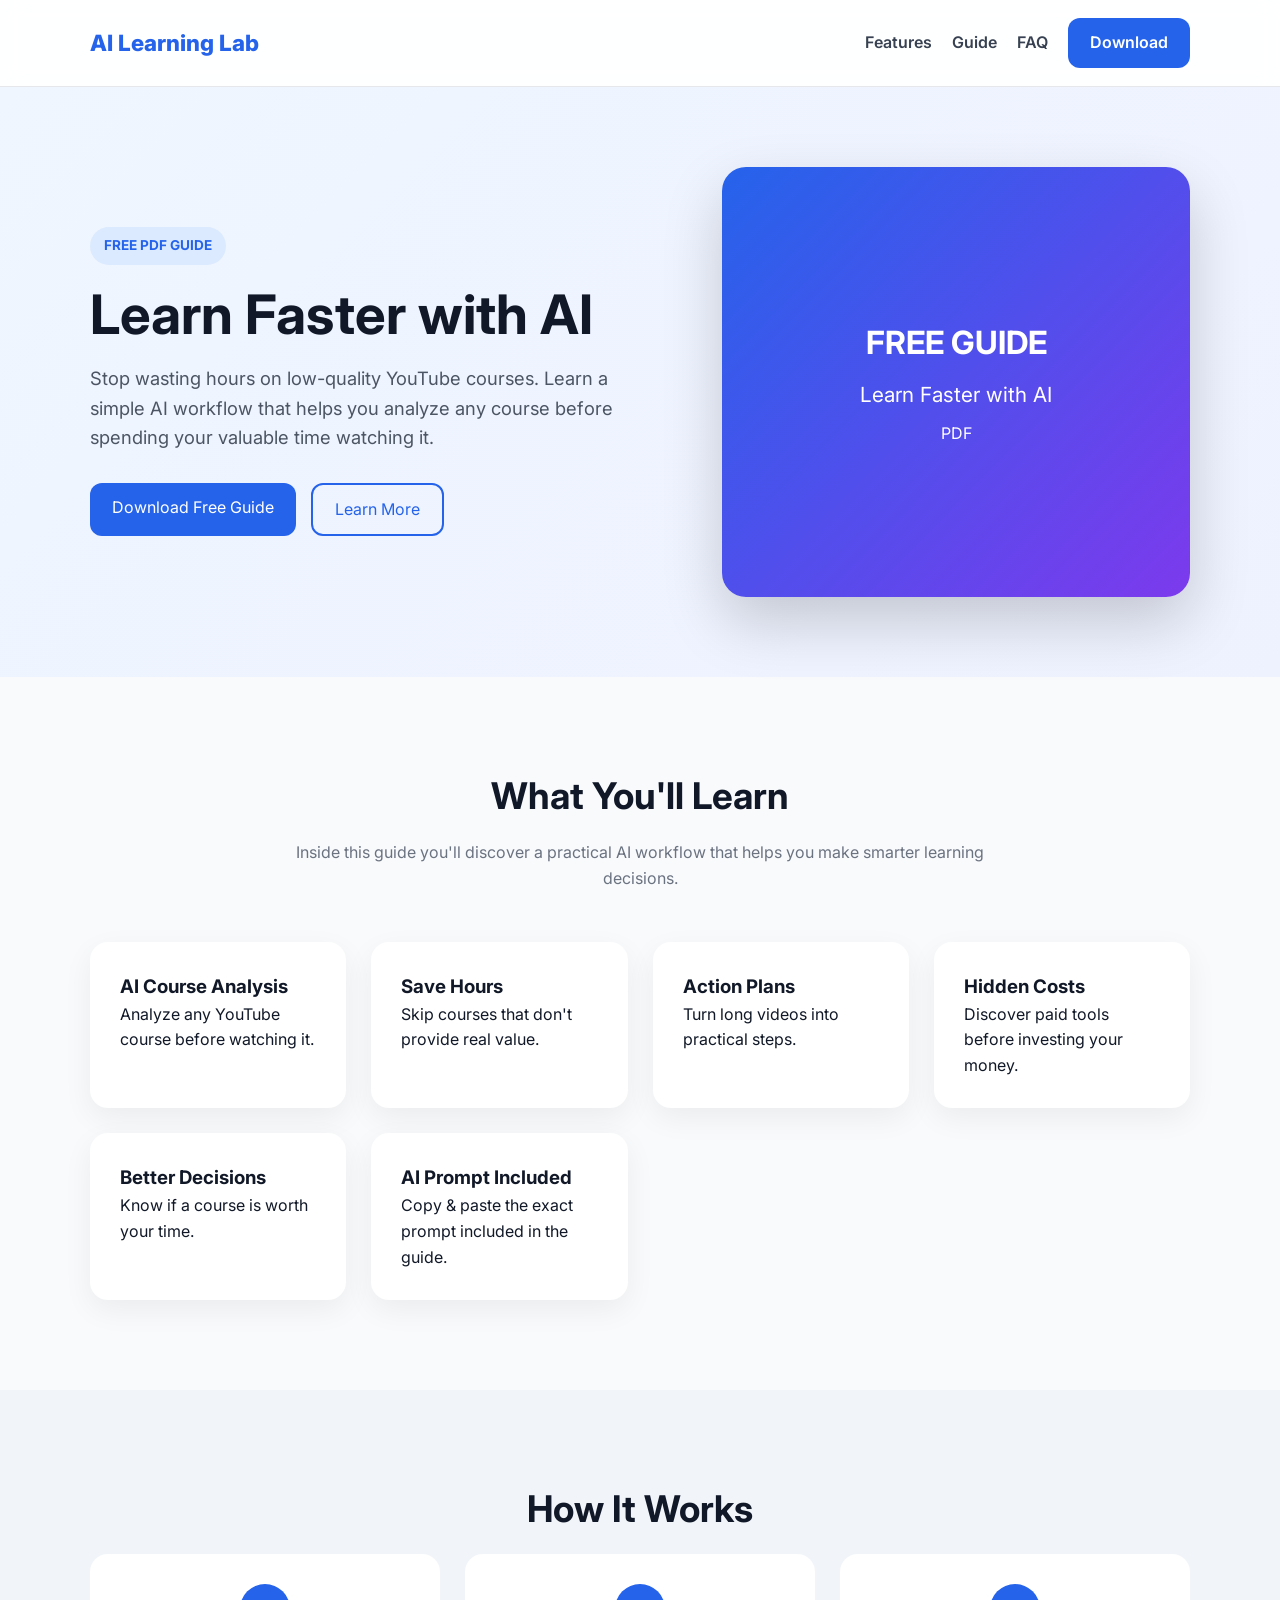
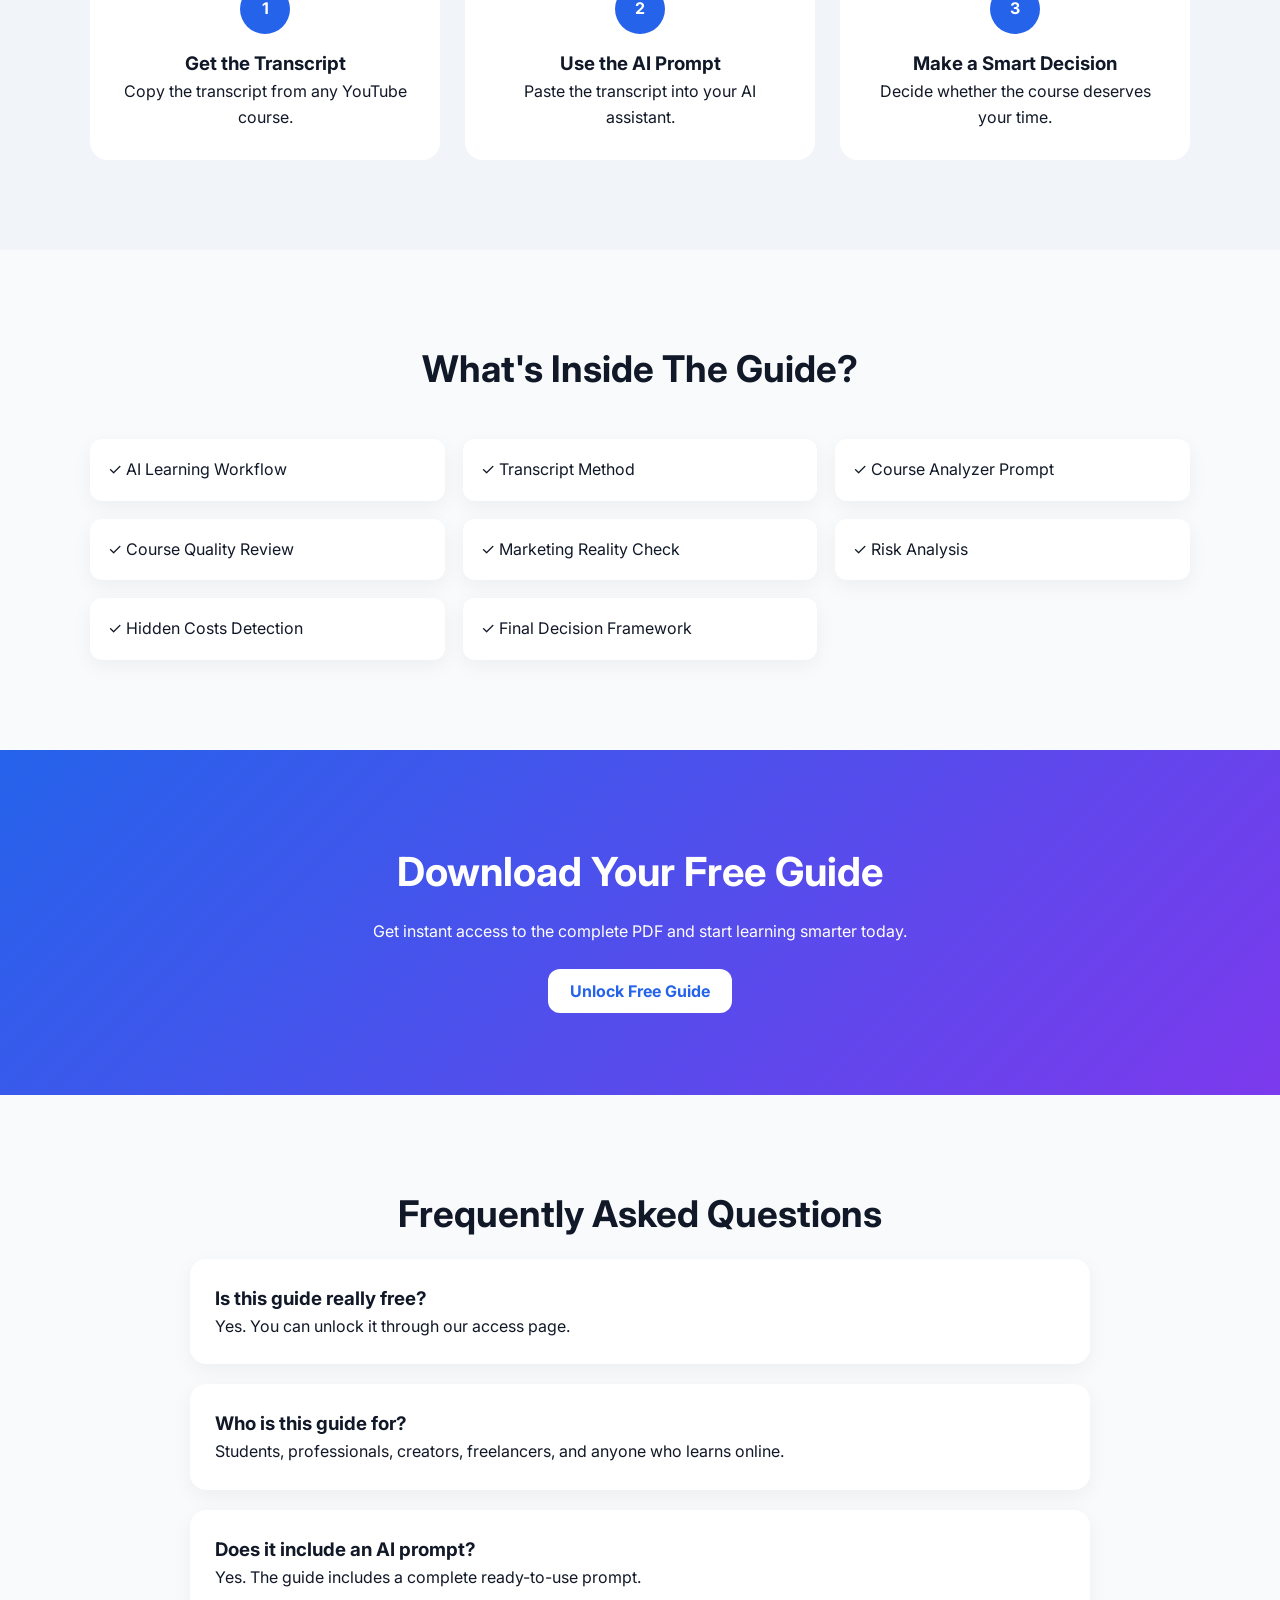
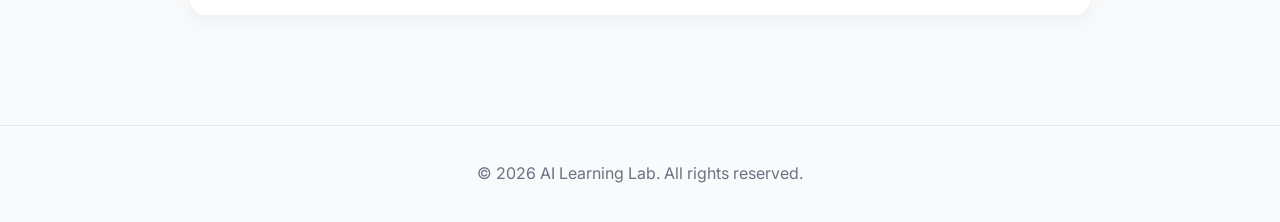
<file: index.html>
<!DOCTYPE html>
<html lang="en">

<head>
    <meta charset="UTF-8">
    <meta name="viewport" content="width=device-width, initial-scale=1.0">

    <title>Learn Faster with AI | Free Guide</title>

    <meta name="description"
        content="Learn how to analyze YouTube courses with AI before investing hours watching them. Download the free guide today.">

    <link rel="stylesheet" href="style.css">

    <link rel="preconnect" href="https://fonts.googleapis.com">
    <link rel="preconnect" href="https://fonts.gstatic.com" crossorigin>

    <link href="https://fonts.googleapis.com/css2?family=Inter:wght@300;400;500;600;700;800&display=swap"
        rel="stylesheet">
</head>

<body>

    <!-- ================= NAVBAR ================= -->

    <header>

        <div class="container nav">

            <div class="logo">

                AI Learning Lab

            </div>

            <nav>

                <a href="#features">Features</a>

                <a href="#guide">Guide</a>

                <a href="#faq">FAQ</a>

                <a href="#download" class="nav-btn">
                    Download
                </a>

            </nav>

        </div>

    </header>

    <!-- ================= HERO ================= -->

    <section class="hero">

        <div class="container hero-grid">

            <div class="hero-content">

                <span class="badge">

                    FREE PDF GUIDE

                </span>

                <h1>

                    Learn Faster with AI

                </h1>

                <p class="subtitle">

                    Stop wasting hours on low-quality YouTube courses.

                    Learn a simple AI workflow that helps you analyze any course
                    before spending your valuable time watching it.

                </p>

                <div class="hero-buttons">

                    <a href="#download" class="primary-btn">

                        Download Free Guide

                    </a>

                    <a href="#guide" class="secondary-btn">

                        Learn More

                    </a>

                </div>

            </div>

            <div class="hero-image">

                <div class="book-placeholder">

                    <h3>FREE GUIDE</h3>

                    <p>

                        Learn Faster with AI

                    </p>

                    <span>

                        PDF

                    </span>

                </div>

            </div>

        </div>

    </section>

    <!-- ================= FEATURES ================= -->

    <section id="features" class="section">

        <div class="container">

            <h2>

                What You'll Learn

            </h2>

            <p class="section-text">

                Inside this guide you'll discover a practical AI workflow
                that helps you make smarter learning decisions.

            </p>

            <div class="cards">

                <div class="card">

                    <h3>

                        AI Course Analysis

                    </h3>

                    <p>

                        Analyze any YouTube course before watching it.

                    </p>

                </div>

                <div class="card">

                    <h3>

                        Save Hours

                    </h3>

                    <p>

                        Skip courses that don't provide real value.

                    </p>

                </div>

                <div class="card">

                    <h3>

                        Action Plans

                    </h3>

                    <p>

                        Turn long videos into practical steps.

                    </p>

                </div>

                <div class="card">

                    <h3>

                        Hidden Costs

                    </h3>

                    <p>

                        Discover paid tools before investing your money.

                    </p>

                </div>

                <div class="card">

                    <h3>

                        Better Decisions

                    </h3>

                    <p>

                        Know if a course is worth your time.

                    </p>

                </div>

                <div class="card">

                    <h3>

                        AI Prompt Included

                    </h3>

                    <p>

                        Copy & paste the exact prompt included in the guide.

                    </p>

                </div>

            </div>

        </div>

    </section>

    <!-- ================= HOW IT WORKS ================= -->

    <section class="section gray">

        <div class="container">

            <h2>

                How It Works

            </h2>

            <div class="steps">

                <div class="step">

                    <span>1</span>

                    <h3>

                        Get the Transcript

                    </h3>

                    <p>

                        Copy the transcript from any YouTube course.

                    </p>

                </div>

                <div class="step">

                    <span>2</span>

                    <h3>

                        Use the AI Prompt

                    </h3>

                    <p>

                        Paste the transcript into your AI assistant.

                    </p>

                </div>

                <div class="step">

                    <span>3</span>

                    <h3>

                        Make a Smart Decision

                    </h3>

                    <p>

                        Decide whether the course deserves your time.

                    </p>

                </div>

            </div>

        </div>

    </section>

    <!-- ================= GUIDE ================= -->

    <section id="guide" class="section">

        <div class="container">

            <h2>

                What's Inside The Guide?

            </h2>

            <div class="guide-list">

                <div>✓ AI Learning Workflow</div>

                <div>✓ Transcript Method</div>

                <div>✓ Course Analyzer Prompt</div>

                <div>✓ Course Quality Review</div>

                <div>✓ Marketing Reality Check</div>

                <div>✓ Risk Analysis</div>

                <div>✓ Hidden Costs Detection</div>

                <div>✓ Final Decision Framework</div>

            </div>

        </div>

    </section>

    <!-- ================= CTA ================= -->

    <section id="download" class="cta">

        <div class="container">

            <h2>

                Download Your Free Guide

            </h2>

            <p>

                Get instant access to the complete PDF and start learning smarter today.

            </p>

            <!-- سنربط هذا الزر لاحقًا مع OGAds -->

           <a href="https://appsave.store/fl/e6rvw"
   class="download-btn"
   target="_blank"
   rel="noopener">
    Unlock Free Guide
     </a>

        </div>

    </section>

    <!-- ================= FAQ ================= -->

    <section id="faq" class="section">

        <div class="container">

            <h2>

                Frequently Asked Questions

            </h2>

            <div class="faq">

                <div class="faq-item">

                    <h3>

                        Is this guide really free?

                    </h3>

                    <p>

                        Yes. You can unlock it through our access page.

                    </p>

                </div>

                <div class="faq-item">

                    <h3>

                        Who is this guide for?

                    </h3>

                    <p>

                        Students, professionals, creators, freelancers,
                        and anyone who learns online.

                    </p>

                </div>

                <div class="faq-item">

                    <h3>

                        Does it include an AI prompt?

                    </h3>

                    <p>

                        Yes. The guide includes a complete ready-to-use prompt.

                    </p>

                </div>

            </div>

        </div>

    </section>

    <!-- ================= FOOTER ================= -->

    <footer>

        <div class="container">

            <p>

                © 2026 AI Learning Lab. All rights reserved.

            </p>

        </div>

    </footer>

    <script src="script.js"></script>

</body>

</html>
</file>
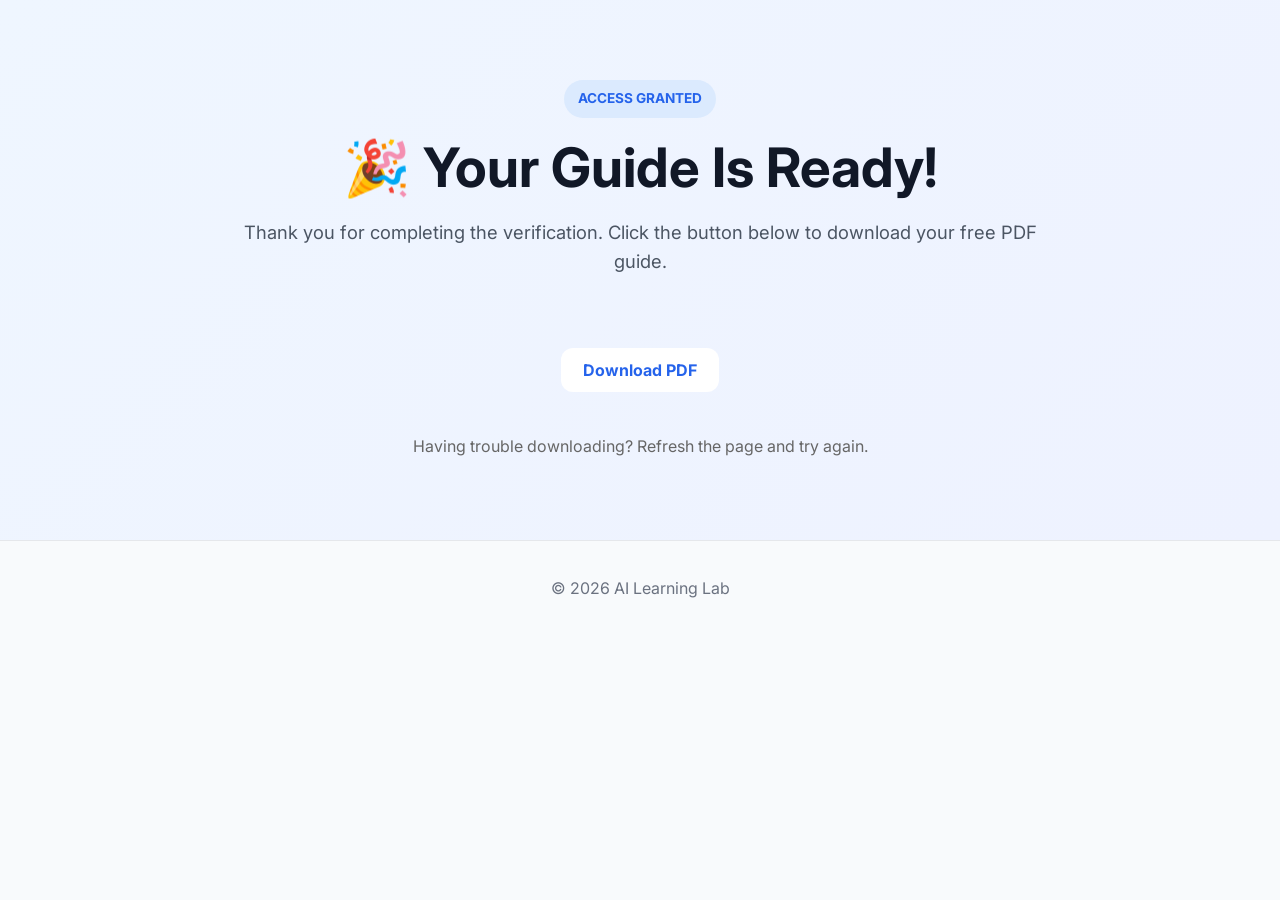
<file: success.html>
<!DOCTYPE html>
<html lang="en">

<head>

    <meta charset="UTF-8">

    <meta name="viewport" content="width=device-width, initial-scale=1.0">

    <title>Download Your Guide</title>

    <link rel="stylesheet" href="style.css">

    <link href="https://fonts.googleapis.com/css2?family=Inter:wght@300;400;500;600;700;800&display=swap" rel="stylesheet">

</head>

<body>

<section class="hero">

    <div class="container" style="text-align:center;max-width:800px;">

        <span class="badge">

            ACCESS GRANTED

        </span>

        <h1>

            🎉 Your Guide Is Ready!

        </h1>

        <p class="subtitle">

            Thank you for completing the verification.

            Click the button below to download your free PDF guide.

        </p>

        <br><br>

        <a class="download-btn" href="LearnFasterwithAI.pdf" download>

            Download PDF

        </a>

        <br><br><br>

        <p style="color:#666;">

            Having trouble downloading?

            Refresh the page and try again.

        </p>

    </div>

</section>

<footer>

<div class="container">

<p>

© 2026 AI Learning Lab

</p>

</div>

</footer>

</body>

</html>
</file>
<file: style.css>
*{margin:0;padding:0;box-sizing:border-box}
html{scroll-behavior:smooth}
body{font-family:Inter,sans-serif;background:#f8fafc;color:#111827;line-height:1.6}
.container{width:min(1100px,92%);margin:auto}
header{position:sticky;top:0;background:#ffffffdd;backdrop-filter:blur(10px);border-bottom:1px solid #e5e7eb;z-index:100}
.nav{display:flex;justify-content:space-between;align-items:center;padding:18px 0}
.logo{font-size:1.4rem;font-weight:800;color:#2563eb}
nav{display:flex;gap:20px;align-items:center}
nav a{text-decoration:none;color:#374151;font-weight:600}
.nav-btn,.primary-btn,.download-btn{background:#2563eb;color:#fff;padding:12px 22px;border-radius:12px;text-decoration:none;transition:.3s}
.nav-btn:hover,.primary-btn:hover,.download-btn:hover{background:#1d4ed8;transform:translateY(-2px)}
.secondary-btn{border:2px solid #2563eb;color:#2563eb;padding:12px 22px;border-radius:12px;text-decoration:none}
.hero{padding:80px 0;background:linear-gradient(135deg,#eff6ff,#eef2ff)}
.hero-grid{display:grid;grid-template-columns:1.1fr .9fr;gap:60px;align-items:center}
.badge{display:inline-block;background:#dbeafe;color:#2563eb;padding:8px 14px;border-radius:999px;font-size:.85rem;font-weight:700;margin-bottom:20px}
h1{font-size:3.4rem;line-height:1.1;margin-bottom:20px}
.subtitle{font-size:1.15rem;color:#4b5563;margin-bottom:30px}
.hero-buttons{display:flex;gap:15px;flex-wrap:wrap}
.book-placeholder{height:430px;border-radius:24px;background:linear-gradient(135deg,#2563eb,#7c3aed);display:flex;flex-direction:column;justify-content:center;align-items:center;color:#fff;box-shadow:0 25px 60px rgba(0,0,0,.18)}
.book-placeholder h3{font-size:2rem}
.book-placeholder p{font-size:1.3rem;margin:10px 0}
.section{padding:90px 0}
.section h2{text-align:center;font-size:2.3rem;margin-bottom:15px}
.section-text{text-align:center;color:#6b7280;max-width:700px;margin:0 auto 50px}
.cards{display:grid;grid-template-columns:repeat(auto-fit,minmax(250px,1fr));gap:25px}
.card{background:#fff;padding:30px;border-radius:18px;box-shadow:0 10px 30px rgba(0,0,0,.06);transition:.3s}
.card:hover{transform:translateY(-6px)}
.gray{background:#f1f5f9}
.steps{display:grid;grid-template-columns:repeat(auto-fit,minmax(260px,1fr));gap:25px}
.step{background:#fff;padding:30px;border-radius:18px;text-align:center}
.step span{display:inline-flex;width:50px;height:50px;border-radius:50%;background:#2563eb;color:#fff;align-items:center;justify-content:center;font-weight:700;margin-bottom:15px}
.guide-list{display:grid;grid-template-columns:repeat(auto-fit,minmax(280px,1fr));gap:18px;margin-top:40px}
.guide-list div{background:#fff;padding:18px;border-radius:12px;box-shadow:0 6px 20px rgba(0,0,0,.05)}
.cta{padding:90px 0;background:linear-gradient(135deg,#2563eb,#7c3aed);text-align:center;color:#fff}
.cta h2{font-size:2.5rem;margin-bottom:15px}
.cta p{margin-bottom:35px}
.download-btn{background:#fff;color:#2563eb;font-weight:700}
.download-btn:hover{background:#f3f4f6}
.faq{max-width:900px;margin:auto}
.faq-item{background:#fff;padding:25px;border-radius:16px;box-shadow:0 6px 20px rgba(0,0,0,.05);margin-bottom:20px}
footer{padding:35px 0;text-align:center;border-top:1px solid #e5e7eb;color:#6b7280}
@media(max-width:900px){
.hero-grid{grid-template-columns:1fr}
h1{font-size:2.4rem}
nav{display:none}
.book-placeholder{height:320px}
}
.hidden{
    opacity:0;
    transform:translateY(30px);
    transition:all .7s ease;
}

.show{
    opacity:1;
    transform:translateY(0);
}
</file>
